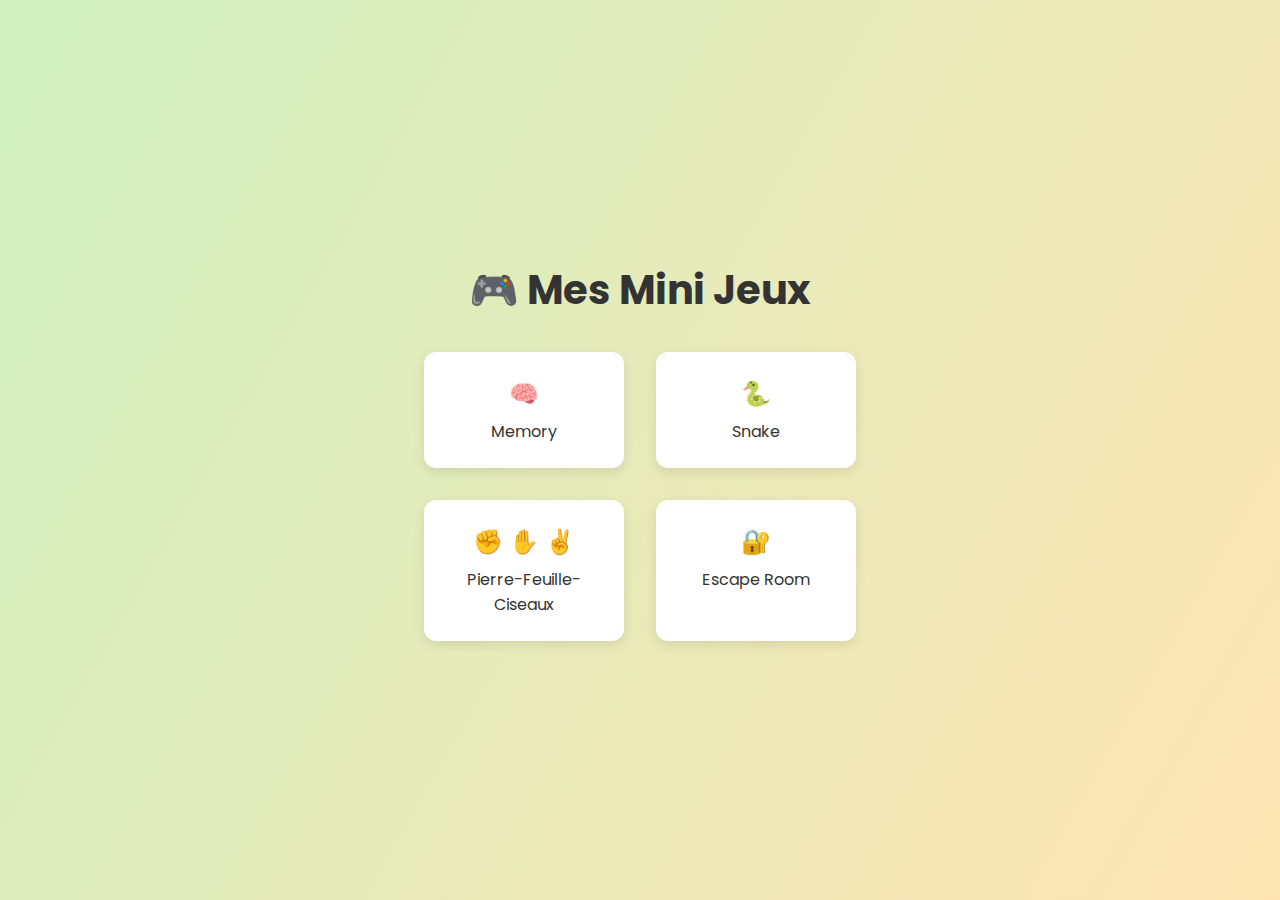
<file: index.html>
<!DOCTYPE html>
<html lang="fr">
<head>
  <meta charset="UTF-8" />
  <title>Mes Mini Jeux</title>
  <meta name="viewport" content="width=device-width, initial-scale=1.0" />
  <link rel="stylesheet" href="style.css" />
  <link href="https://fonts.googleapis.com/css2?family=Poppins:wght@400;600&display=swap" rel="stylesheet">
</head>
<body>
  <h1>🎮 Mes Mini Jeux</h1>
  <div class="grid-container">
    <a href="jeux/memory/memory.html" class="game-card">
      <span>🧠</span> Memory
    </a>
    <a href="jeux/snake/snake.html" class="game-card">
      <span>🐍</span> Snake
    </a>
    <a href="jeux/pfc/pfc.html" class="game-card">
      <span>✊ ✋ ✌️</span> Pierre-Feuille-Ciseaux
    </a>
    <a href="jeux/escape/escape.html" class="game-card">
      <span>🔐</span> Escape Room
    </a>
  </div>
</body>
</html>
</file>
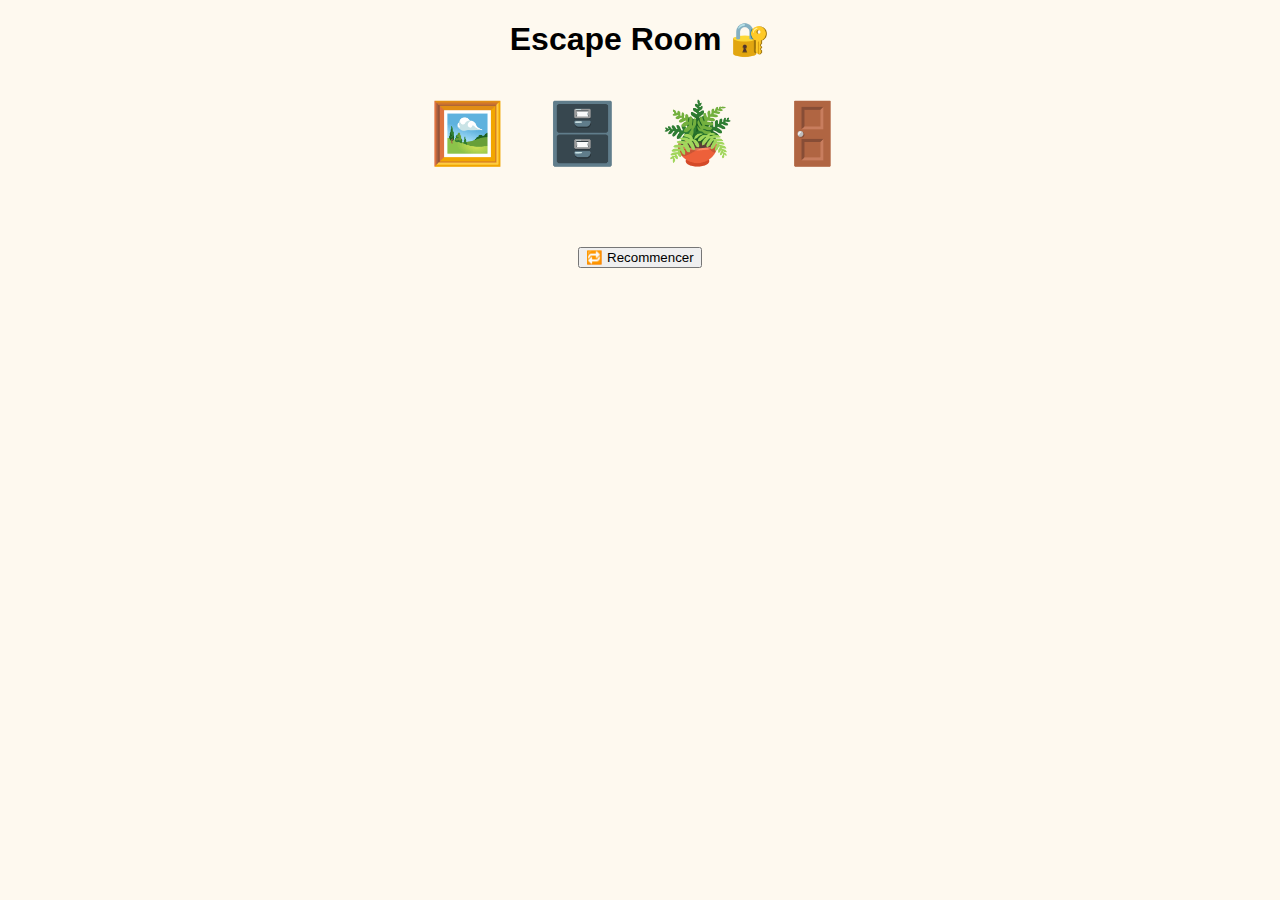
<file: jeux/escape/escape.html>
<!DOCTYPE html>
<html lang="fr">
<head>
  <meta charset="UTF-8" />
  <title>Escape Room 🔐</title>
  <link rel="stylesheet" href="escape.css" />
</head>
<body>
  <h1>Escape Room 🔐</h1>
  <div class="room">
    <div class="object" id="frame">🖼️</div>
    <div class="object" id="drawer">🗄️</div>
    <div class="object" id="plant">🪴</div>
    <div class="door" id="door">🚪</div>
  </div>

  <div id="message"></div>

  <div id="codePanel" class="hidden">
    <label>Code : <input type="text" id="codeInput" maxlength="4" /></label>
    <button onclick="checkCode()">Valider</button>
  </div>

  <button id="restart" onclick="location.reload()">🔁 Recommencer</button>

  <script src="escape.js"></script>
</body>
</html>
</file>
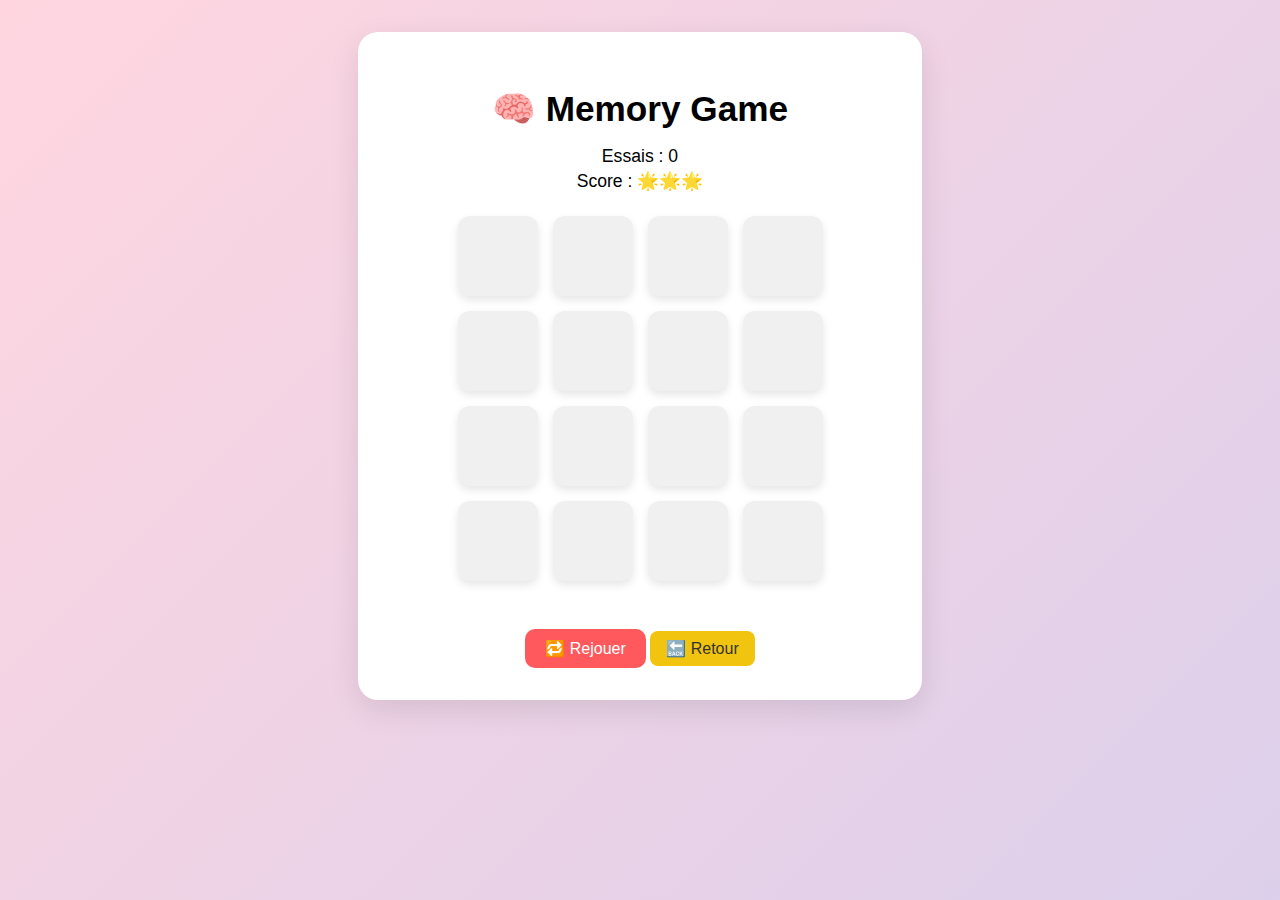
<file: jeux/memory/memory.html>
<!DOCTYPE html>
<html lang="fr">
<head>
  <meta charset="UTF-8" />
  <meta name="viewport" content="width=device-width, initial-scale=1.0"/>
  <title>Jeu Memory 🧠</title>
  <link rel="stylesheet" href="memory.css" />
</head>
<body>
  <div class="memory-wrapper">
    <h1>🧠 Memory Game</h1>
    <p>Essais : <span id="tries">0</span></p>
    <p>Score : <span id="stars">🌟🌟🌟</span></p>
    <div class="game-board" id="board"></div>
    <button id="restart">🔁 Rejouer</button>
    <button id="back" onclick="window.location.href='../../index.html'">🔙 Retour</button>
  </div>
  <script src="memory.js"></script>
</body>
</html>
</file>
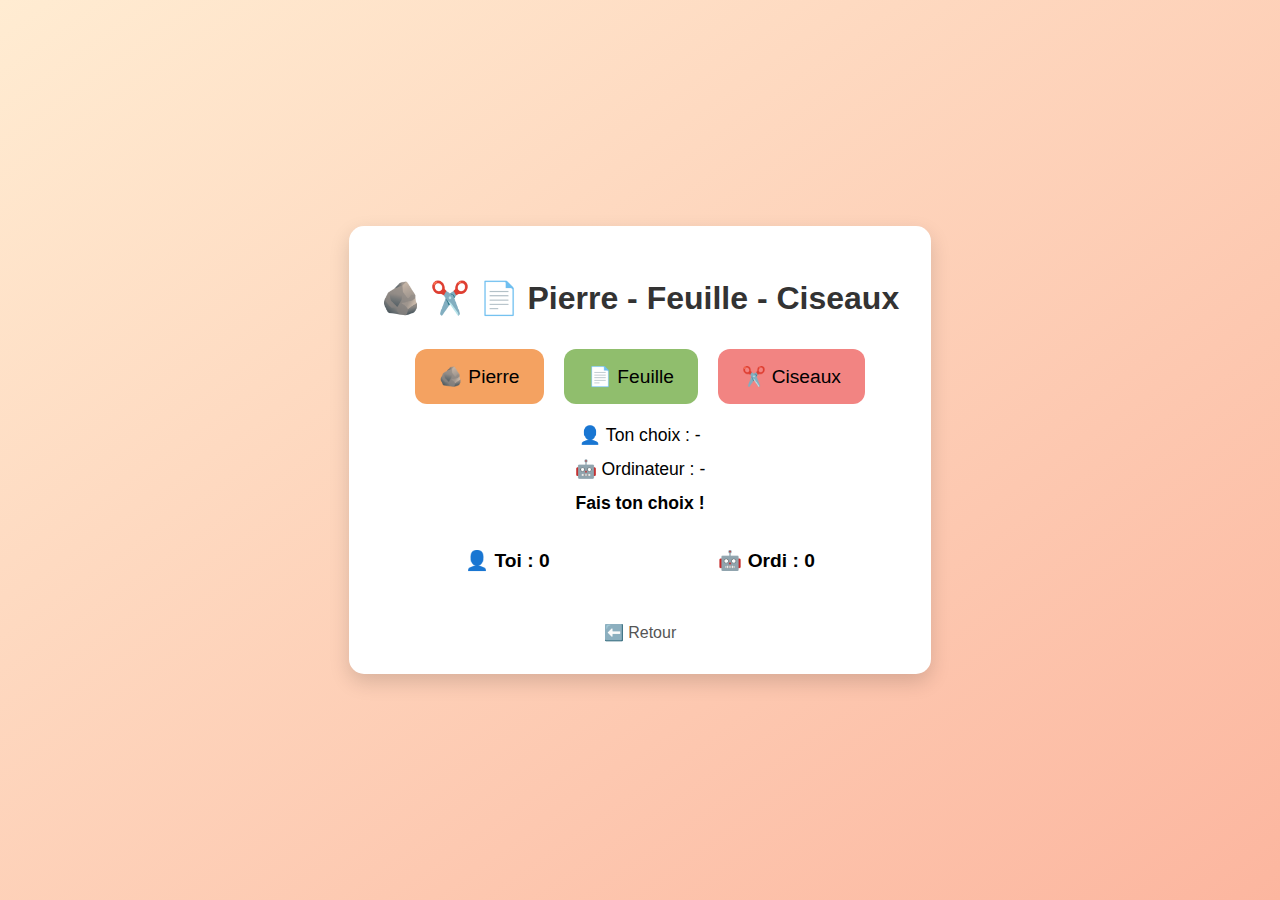
<file: jeux/pfc/pfc.html>
<!DOCTYPE html>
<html lang="fr">
<head>
  <meta charset="UTF-8">
  <meta name="viewport" content="width=device-width, initial-scale=1.0">
  <title>Pierre-Feuille-Ciseaux</title>
  <link rel="stylesheet" href="pfc.css">
</head>
<body>
  <div class="container">
    <h1>🪨 ✂️ 📄 Pierre - Feuille - Ciseaux</h1>
    <div class="choices">
      <button data-choice="pierre">🪨 Pierre</button>
      <button data-choice="feuille">📄 Feuille</button>
      <button data-choice="ciseaux">✂️ Ciseaux</button>
    </div>
    <div class="result">
      <p id="player-choice">👤 Ton choix : -</p>
      <p id="computer-choice">🤖 Ordinateur : -</p>
      <h2 id="outcome">Fais ton choix !</h2>
    </div>
    
    <div class="scoreboard">
        <p>👤 Toi : <span id="player-score">0</span></p>
        <p>🤖 Ordi : <span id="computer-score">0</span></p>
    </div>

    <button id="restart" style="display:none;">🔁 Rejouer</button>

    <a href="../../index.html" class="back">⬅️ Retour</a>

  </div>

  <script src="pfc.js"></script>
</body>
</html>
</file>
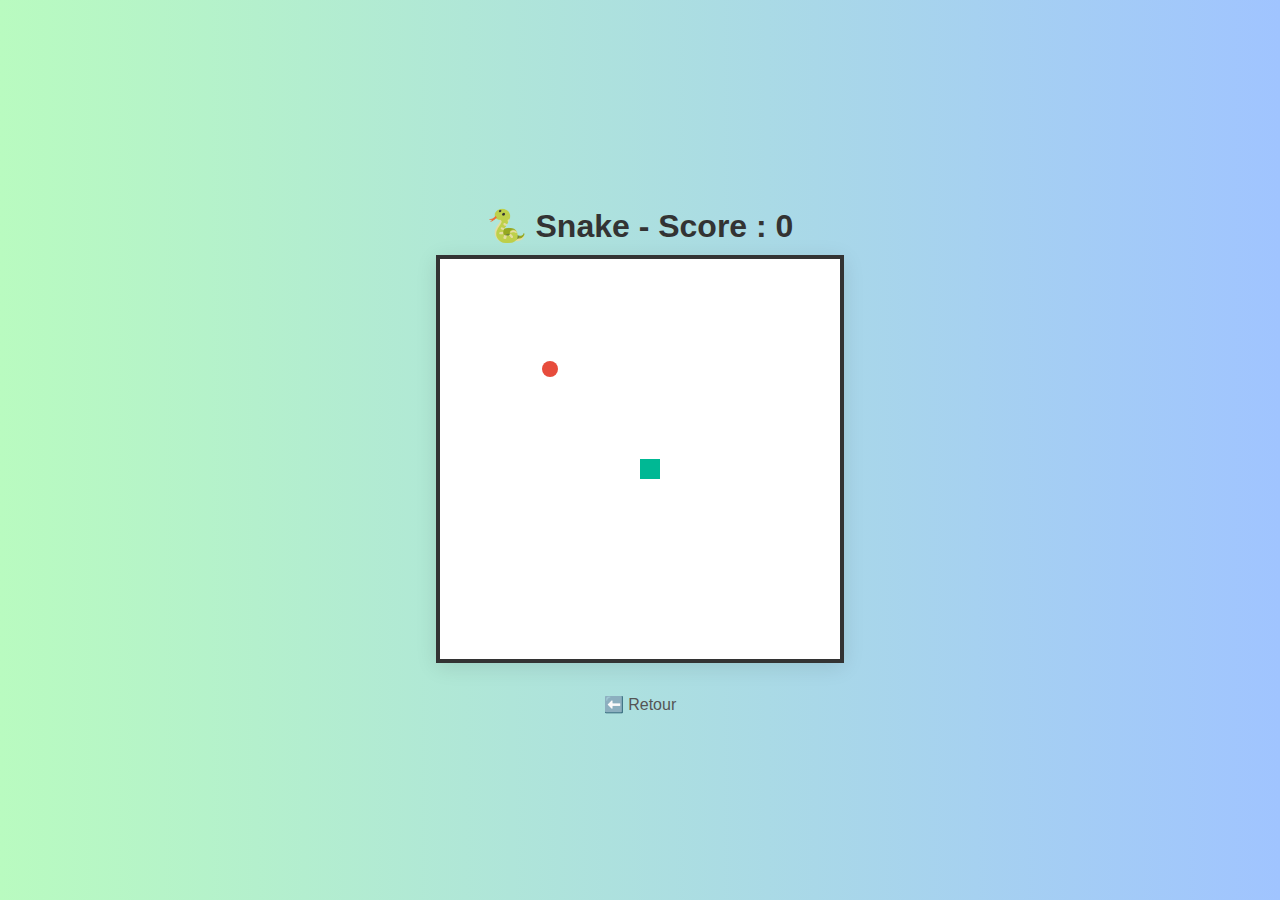
<file: jeux/snake/snake.html>
<!DOCTYPE html>
<html lang="fr">
<head>
  <meta charset="UTF-8" />
  <meta name="viewport" content="width=device-width, initial-scale=1.0"/>
  <title>Snake 🐍</title>
  <link rel="stylesheet" href="snake.css" />
</head>
<body>
  <h1>🐍 Snake - Score : <span id="score">0</span></h1>
  <canvas id="game" width="400" height="400"></canvas>
  <button id="restart" style="display:none;">🔁 Rejouer</button>

  <a href="../../index.html" class="back">⬅️ Retour</a>

  <script src="snake.js"></script>
</body>
</html>
</file>
<file: jeux/escape/escape.css>
body {
  font-family: 'Poppins', sans-serif;
  text-align: center;
  background: #fef9ef;
}

h1 {
  margin-top: 20px;
}

.room {
  display: flex;
  justify-content: center;
  align-items: center;
  gap: 40px;
  margin: 40px auto;
  flex-wrap: wrap;
}

.object, .door {
  font-size: 60px;
  cursor: pointer;
  transition: transform 0.2s;
}

.object:hover, .door:hover {
  transform: scale(1.1);
}

#message {
  margin-top: 20px;
  font-size: 1.2rem;
  color: #333;
  min-height: 2em;
}

#codePanel {
  margin-top: 20px;
}

.hidden {
  display: none;
}
</file>
<file: jeux/memory/memory.css>
body {
  font-family: 'Poppins', sans-serif;
  text-align: center;
  background: linear-gradient(135deg, #ffd6e0, #a0c4ff, #d0f4de);
  background-size: 600% 600%;
  animation: gradient 20s ease infinite;
  margin: 0;
  padding: 2rem;
}

@keyframes gradient {
  0% { background-position: 0% 50%; }
  50% { background-position: 100% 50%; }
  100% { background-position: 0% 50%; }
}

h1 {
  margin-bottom: 1rem;
  font-size: 2.2rem;
}

.memory-wrapper {
  background: white;
  padding: 2rem;
  border-radius: 20px;
  box-shadow: 0 10px 30px rgba(0,0,0,0.1);
  max-width: 500px;
  margin: auto;
  animation: fadeIn 0.6s ease-in;
}

@keyframes fadeIn {
  from { opacity: 0; transform: scale(0.95); }
  to { opacity: 1; transform: scale(1); }
}

#board {
  display: grid;
  grid-template-columns: repeat(4, 80px);
  grid-gap: 15px;
  justify-content: center;
  margin: 1.5rem auto;
}

.card {
  width: 80px;
  height: 80px;
  font-size: 2rem;
  cursor: pointer;
  background-color: #f0f0f0;
  border-radius: 12px;
  box-shadow: 0 4px 8px rgba(0,0,0,0.1);
  display: flex;
  align-items: center;
  justify-content: center;
  perspective: 1000px;
  transition: transform 0.3s;
  transform-style: preserve-3d;
  position: relative;
}

.card:hover {
  transform: scale(1.05);
}

.card.flipped {
  background-color: #ffc6ff;
  animation: flip 0.4s ease forwards;
}

@keyframes flip {
  0% { transform: rotateY(0deg); }
  100% { transform: rotateY(180deg); }
}

#restart {
  margin-top: 1.5rem;
  padding: 10px 20px;
  border-radius: 10px;
  font-size: 1rem;
  border: none;
  background: #ff595e;
  color: white;
  cursor: pointer;
  transition: transform 0.3s ease;
}

#restart:hover {
  transform: scale(1.05);
  box-shadow: 0 4px 10px rgba(0,0,0,0.2);
}

p {
  font-size: 1.1rem;
  margin: 0.3rem;
}
.card.matched {
  background-color: #a5e6a1 !important;
  color: white;
  cursor: default;
  box-shadow: 0 0 10px rgba(0, 128, 0, 0.4);
  pointer-events: none;
}
#back {
  margin-top: 10px;
  background-color: #f1c40f;
  color: #333;
  font-size: 1rem;
  border: none;
  border-radius: 8px;
  padding: 8px 16px;
  cursor: pointer;
  transition: transform 0.2s ease, background-color 0.3s;
}

#back:hover {
  background-color: #f39c12;
  transform: scale(1.05);
}
</file>
<file: jeux/pfc/pfc.css>
body {
  font-family: 'Comic Sans MS', cursive, sans-serif;
  background: linear-gradient(to bottom right, #ffecd2, #fcb69f);
  display: flex;
  justify-content: center;
  align-items: center;
  height: 100vh;
  margin: 0;
}

.container {
  text-align: center;
  background: #fff;
  border-radius: 15px;
  padding: 2rem;
  box-shadow: 0 8px 20px rgba(0, 0, 0, 0.15);
  animation: pop 0.5s ease-in-out;
}

h1 {
  font-size: 2rem;
  color: #333;
  margin-bottom: 1.5rem;
}

.choices button {
  font-size: 1.2rem;
  padding: 1rem 1.5rem;
  margin: 0.5rem;
  border: none;
  border-radius: 12px;
  cursor: pointer;
  transition: transform 0.2s;
}

.choices button:hover {
  transform: scale(1.1);
}

button[data-choice="pierre"] { background-color: #f4a261; }
button[data-choice="feuille"] { background-color: #90be6d; }
button[data-choice="ciseaux"] { background-color: #f28482; }

.result p, .result h2 {
  margin: 0.8rem 0;
  font-size: 1.1rem;
}

.back {
  display: inline-block;
  margin-top: 2rem;
  text-decoration: none;
  color: #555;
  font-size: 1rem;
}

@keyframes pop {
  0% { transform: scale(0.9); opacity: 0; }
  100% { transform: scale(1); opacity: 1; }
}


.scoreboard {
  display: flex;
  justify-content: space-around;
  margin-top: 1rem;
  font-weight: bold;
  font-size: 1.2rem;
}

#restart {
  margin-top: 1.5rem;
  padding: 0.7rem 1.2rem;
  font-size: 1rem;
  border: none;
  border-radius: 10px;
  background-color: #6c5ce7;
  color: white;
  cursor: pointer;
  transition: background 0.2s;
}

#restart:hover {
  background-color: #4834d4;
}
</file>
<file: jeux/snake/snake.css>
body {
  margin: 0;
  font-family: 'Poppins', sans-serif;
  background: linear-gradient(to right, #b9fbc0, #a0c4ff);
  display: flex;
  flex-direction: column;
  align-items: center;
  justify-content: center;
  height: 100vh;
}

h1 {
  margin-bottom: 10px;
  color: #333;
}

canvas {
  background-color: #fff;
  border: 4px solid #333;
  box-shadow: 0 4px 20px rgba(0,0,0,0.1);
}

#restart {
  margin-top: 1rem;
  padding: 10px 20px;
  border: none;
  font-size: 1rem;
  border-radius: 10px;
  background-color: #ff595e;
  color: white;
  cursor: pointer;
  display: none;
  transition: 0.2s;
}

#restart:hover {
  background-color: #d7263d;
}
.back {
  display: inline-block;
  margin-top: 2rem;
  text-decoration: none;
  color: #555;
  font-size: 1rem;
}
</file>
<file: style.css>
/* Reset de base */
* {
  box-sizing: border-box;
  margin: 0;
  padding: 0;
}

html, body {
  height: 100%;
  font-family: 'Poppins', sans-serif;
  background: linear-gradient(120deg, #d0f0c0 0%, #ffe5b4 100%);
  background-repeat: no-repeat;
  background-attachment: fixed;
  background-size: cover;
  display: flex;
  flex-direction: column;
  align-items: center;
  justify-content: center;
}


/* Titre */
h1 {
  font-size: 2.5rem;
  margin-bottom: 2rem;
  color: #333;
}

/* Conteneur des jeux */
.grid-container {
  display: grid;
  grid-template-columns: repeat(2, 200px);
  grid-gap: 2rem;
  justify-content: center;
}

/* Carte de jeu */
.game-card {
  background: white;
  border-radius: 12px;
  padding: 1.5rem;
  box-shadow: 0 4px 12px rgba(0,0,0,0.1);
  text-align: center;
  text-decoration: none;
  color: #333;
  transition: transform 0.2s, box-shadow 0.2s;
}

.game-card:hover {
  transform: translateY(-5px);
  box-shadow: 0 6px 16px rgba(0,0,0,0.15);
}

.game-card span {
  display: block;
  font-size: 1.5rem;
  margin-bottom: 0.5rem;
}


@keyframes pop {
  0% { transform: scale(0.8); opacity: 0; }
  100% { transform: scale(1); opacity: 1; }
}
.game-card {
  animation: pop 0.4s ease-in-out;
}
</file>
